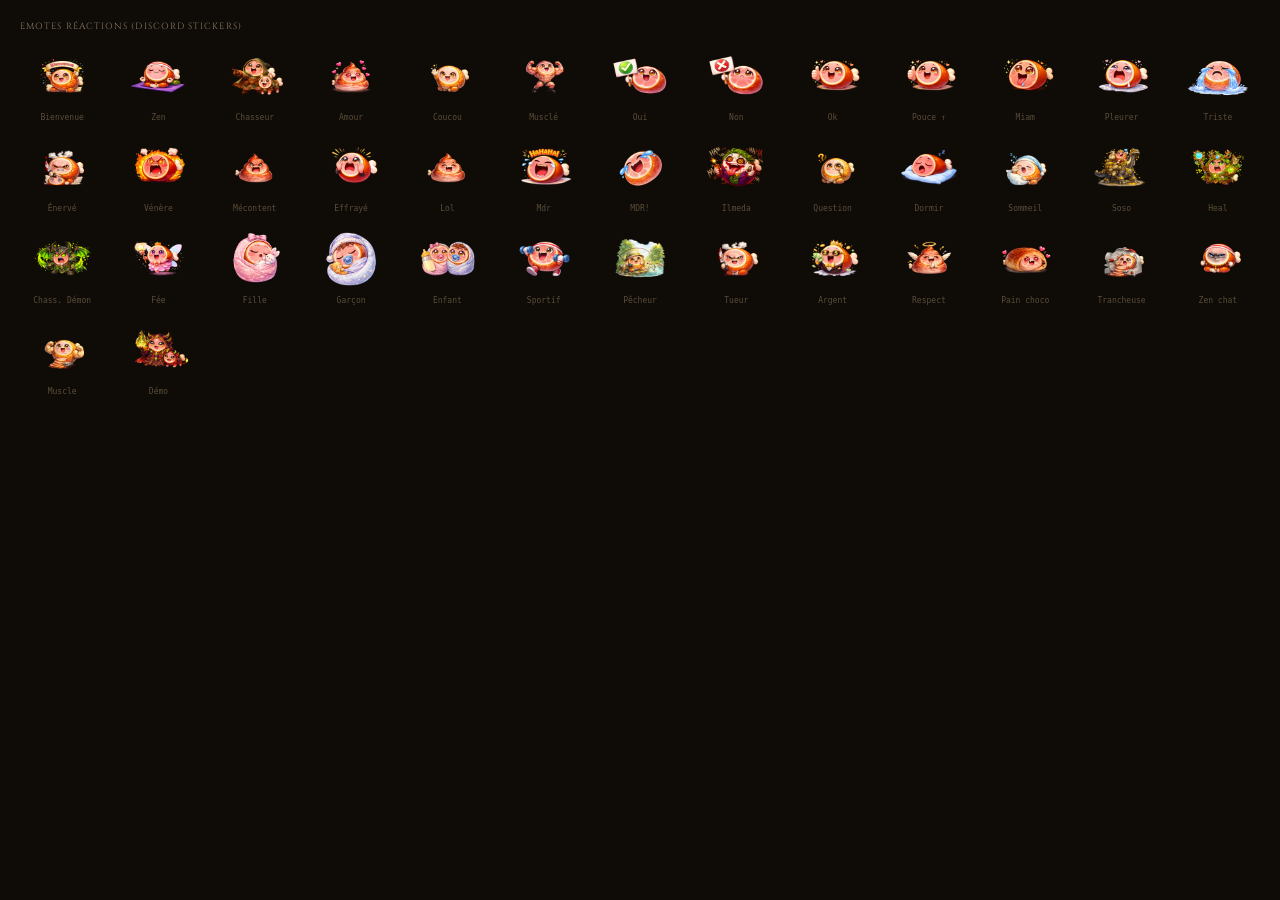
<file: preview/brand-emotes.html>
<!DOCTYPE html><html lang="fr"><head><meta charset="UTF-8"/>
<link href="https://fonts.googleapis.com/css2?family=Cinzel:wght@400;700&family=Open+Sans:wght@400&display=swap" rel="stylesheet"/>
<style>
*{box-sizing:border-box;margin:0;padding:0}
body{background:#0f0b07;padding:20px;font-family:'Open Sans',sans-serif}
.section-label{font-family:'Cinzel',serif;font-size:9px;color:#8c7b65;letter-spacing:0.12em;text-transform:uppercase;margin-bottom:12px}
.grid{display:grid;grid-template-columns:repeat(auto-fill,minmax(80px,1fr));gap:12px;margin-bottom:24px}
.emote{display:flex;flex-direction:column;align-items:center;gap:5px}
.emote img{width:64px;height:64px;object-fit:contain}
.emote-name{font-size:8px;color:#5a4d3a;font-family:monospace;text-align:center;line-height:1.3}
</style></head><body>

<div class="section-label">Emotes Réactions (Discord stickers)</div>
<div class="grid">
  <div class="emote"><img src="../assets/emotes/Bienvenue.png" alt="Bienvenue"/><div class="emote-name">Bienvenue</div></div>
  <div class="emote"><img src="../assets/emotes/zen.png" alt="Zen"/><div class="emote-name">Zen</div></div>
  <div class="emote"><img src="../assets/emotes/chasseur.png" alt="Chasseur"/><div class="emote-name">Chasseur</div></div>
  <div class="emote"><img src="../assets/emotes/Amour.png" alt="Amour"/><div class="emote-name">Amour</div></div>
  <div class="emote"><img src="../assets/emotes/Coucou.png" alt="Coucou"/><div class="emote-name">Coucou</div></div>
  <div class="emote"><img src="../assets/emotes/Muscle.png" alt="Musclé"/><div class="emote-name">Musclé</div></div>
  <div class="emote"><img src="../assets/emotes/Oui.png" alt="Oui"/><div class="emote-name">Oui</div></div>
  <div class="emote"><img src="../assets/emotes/Non.png" alt="Non"/><div class="emote-name">Non</div></div>
  <div class="emote"><img src="../assets/emotes/Ok.png" alt="Ok"/><div class="emote-name">Ok</div></div>
  <div class="emote"><img src="../assets/emotes/pouce.png" alt="Pouce en l'air"/><div class="emote-name">Pouce ↑</div></div>
  <div class="emote"><img src="../assets/emotes/miam.png" alt="Miam"/><div class="emote-name">Miam</div></div>
  <div class="emote"><img src="../assets/emotes/Pleurer.png" alt="Pleurer"/><div class="emote-name">Pleurer</div></div>
  <div class="emote"><img src="../assets/emotes/triste.png" alt="Triste"/><div class="emote-name">Triste</div></div>
  <div class="emote"><img src="../assets/emotes/Enerve.png" alt="Énervé"/><div class="emote-name">Énervé</div></div>
  <div class="emote"><img src="../assets/emotes/venere.png" alt="Vénère"/><div class="emote-name">Vénère</div></div>
  <div class="emote"><img src="../assets/emotes/mecontent.png" alt="Mécontent"/><div class="emote-name">Mécontent</div></div>
  <div class="emote"><img src="../assets/emotes/effraye.png" alt="Effrayé"/><div class="emote-name">Effrayé</div></div>
  <div class="emote"><img src="../assets/emotes/lol.png" alt="Lol"/><div class="emote-name">Lol</div></div>
  <div class="emote"><img src="../assets/emotes/Mdr.png" alt="Mdr"/><div class="emote-name">Mdr</div></div>
  <div class="emote"><img src="../assets/emotes/MDR1.png" alt="MDR"/><div class="emote-name">MDR!</div></div>
  <div class="emote"><img src="../assets/emotes/Ilmeda.png" alt="Ilmeda"/><div class="emote-name">Ilmeda</div></div>
  <div class="emote"><img src="../assets/emotes/question.png" alt="Question"/><div class="emote-name">Question</div></div>
  <div class="emote"><img src="../assets/emotes/Dormir.png" alt="Dormir"/><div class="emote-name">Dormir</div></div>
  <div class="emote"><img src="../assets/emotes/Sommeil.png" alt="Sommeil"/><div class="emote-name">Sommeil</div></div>
  <div class="emote"><img src="../assets/emotes/Soso.png" alt="Soso"/><div class="emote-name">Soso</div></div>
  <div class="emote"><img src="../assets/emotes/heal.png" alt="Heal"/><div class="emote-name">Heal</div></div>
  <div class="emote"><img src="../assets/emotes/DH.png" alt="DH"/><div class="emote-name">Chass. Démon</div></div>
  <div class="emote"><img src="../assets/emotes/Fee.png" alt="Fée"/><div class="emote-name">Fée</div></div>
  <div class="emote"><img src="../assets/emotes/Fille.png" alt="Fille"/><div class="emote-name">Fille</div></div>
  <div class="emote"><img src="../assets/emotes/garcon.png" alt="Garçon"/><div class="emote-name">Garçon</div></div>
  <div class="emote"><img src="../assets/emotes/enfant.png" alt="Enfant"/><div class="emote-name">Enfant</div></div>
  <div class="emote"><img src="../assets/emotes/sportif.png" alt="Sportif"/><div class="emote-name">Sportif</div></div>
  <div class="emote"><img src="../assets/emotes/pecheur.png" alt="Pêcheur"/><div class="emote-name">Pêcheur</div></div>
  <div class="emote"><img src="../assets/emotes/tueur.png" alt="Tueur"/><div class="emote-name">Tueur</div></div>
  <div class="emote"><img src="../assets/emotes/argent.png" alt="Argent"/><div class="emote-name">Argent</div></div>
  <div class="emote"><img src="../assets/emotes/respect.png" alt="Respect"/><div class="emote-name">Respect</div></div>
  <div class="emote"><img src="../assets/emotes/pain-choco.png" alt="Pain choco"/><div class="emote-name">Pain choco</div></div>
  <div class="emote"><img src="../assets/emotes/trancheuse.png" alt="Trancheuse"/><div class="emote-name">Trancheuse</div></div>
  <div class="emote"><img src="../assets/emotes/zen-chat.png" alt="Zen chat"/><div class="emote-name">Zen chat</div></div>
  <div class="emote"><img src="../assets/emotes/muscle2.png" alt="Muscle"/><div class="emote-name">Muscle</div></div>
  <div class="emote"><img src="../assets/emotes/demo.png" alt="Démo"/><div class="emote-name">Démo</div></div>
</div>

</body></html>
</file>
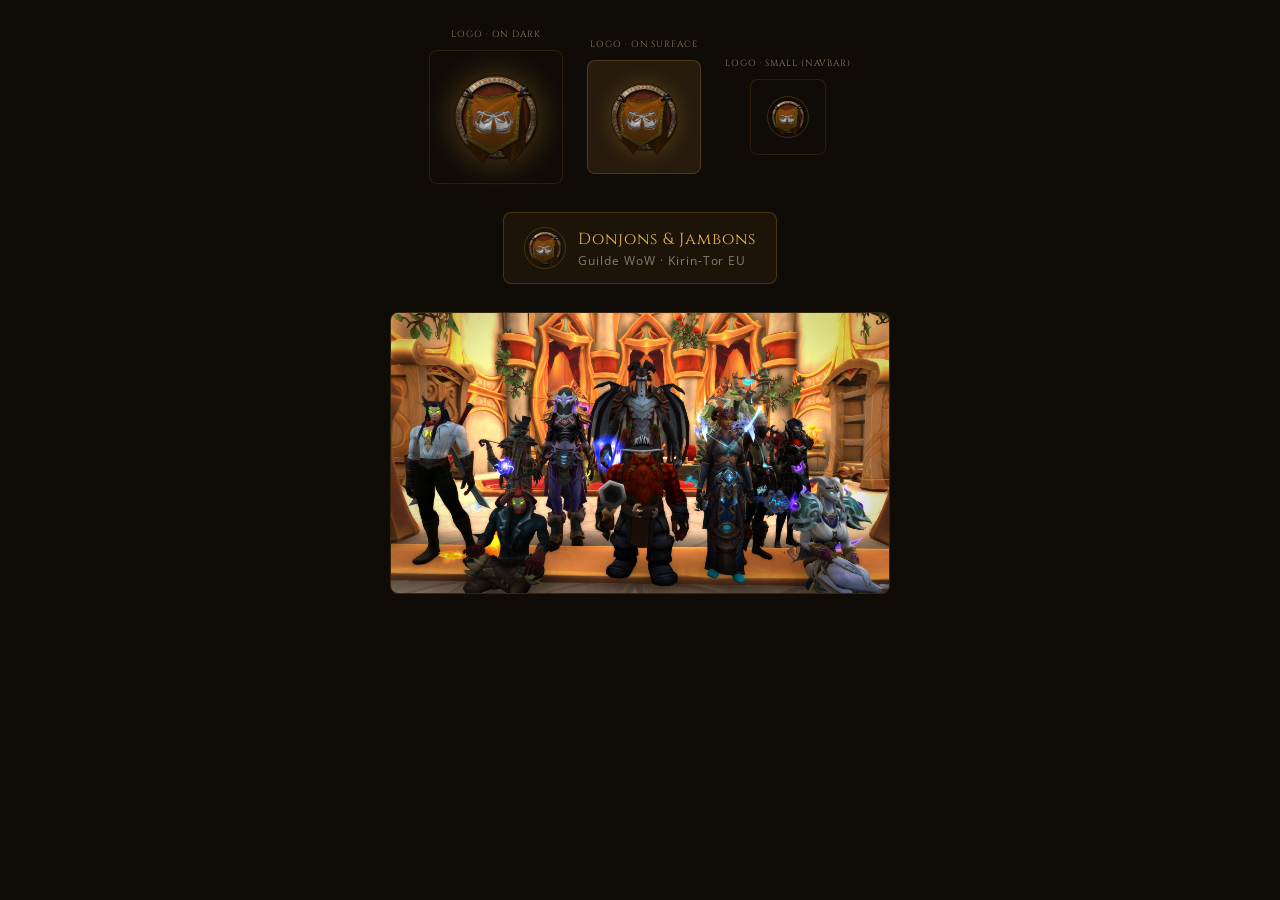
<file: preview/brand-logo.html>
<!DOCTYPE html><html lang="fr"><head><meta charset="UTF-8"/>
<link href="https://fonts.googleapis.com/css2?family=Cinzel:wght@400;700&family=Open+Sans:wght@400&display=swap" rel="stylesheet"/>
<style>
*{box-sizing:border-box;margin:0;padding:0}
body{background:#0f0b07;padding:28px;display:flex;flex-direction:column;gap:28px;align-items:center}
.logo-row{display:flex;gap:24px;align-items:center;flex-wrap:wrap;justify-content:center}
.logo-container{display:flex;flex-direction:column;align-items:center;gap:10px}
.logo-label{font-family:'Cinzel',serif;font-size:9px;color:#8c7b65;letter-spacing:0.1em;text-transform:uppercase}
.logo-bg-dark{background:#0f0b07;padding:16px;border-radius:8px;border:1px solid rgba(201,146,42,0.15)}
.logo-bg-surface{background:#261b0d;padding:16px;border-radius:8px;border:1px solid rgba(201,146,42,0.25)}
img{display:block}

/* Brand wordmark */
.wordmark{display:flex;align-items:center;gap:12px;padding:14px 20px;background:#1c1409;border:1px solid rgba(201,146,42,0.25);border-radius:8px}
.wordmark-text{font-family:'Cinzel',serif;color:#e8b84b;letter-spacing:0.06em}
.wordmark-sub{font-size:0.75rem;color:#8c7b65;font-family:'Open Sans',sans-serif;letter-spacing:0.08em;margin-top:2px}
</style></head><body>

<div class="logo-row">
  <div class="logo-container">
    <div class="logo-label">Logo · on Dark</div>
    <div class="logo-bg-dark">
      <img src="../assets/logo.png" width="100" height="100" alt="Donjons & Jambons logo" style="filter:drop-shadow(0 0 16px rgba(201,146,42,0.4))"/>
    </div>
  </div>
  <div class="logo-container">
    <div class="logo-label">Logo · on Surface</div>
    <div class="logo-bg-surface">
      <img src="../assets/logo.png" width="80" height="80" alt="Donjons & Jambons logo" style="filter:drop-shadow(0 0 10px rgba(201,146,42,0.3))"/>
    </div>
  </div>
  <div class="logo-container">
    <div class="logo-label">Logo · Small (navbar)</div>
    <div class="logo-bg-dark">
      <img src="../assets/logo.png" width="42" height="42" alt="Donjons & Jambons logo" style="border-radius:50%;border:1px solid rgba(201,146,42,0.25)"/>
    </div>
  </div>
</div>

<div class="wordmark">
  <img src="../assets/logo.png" width="42" height="42" alt="" style="border-radius:50%;border:1px solid rgba(201,146,42,0.25)"/>
  <div>
    <div class="wordmark-text">Donjons &amp; Jambons</div>
    <div class="wordmark-sub">Guilde WoW · Kirin-Tor EU</div>
  </div>
</div>

<div style="max-width:500px;border-radius:8px;overflow:hidden;border:1px solid rgba(201,146,42,0.2)">
  <img src="../assets/banniere groupe.jpg" alt="Photo de groupe de la guilde" style="width:100%;display:block"/>
</div>

</body></html>
</file>
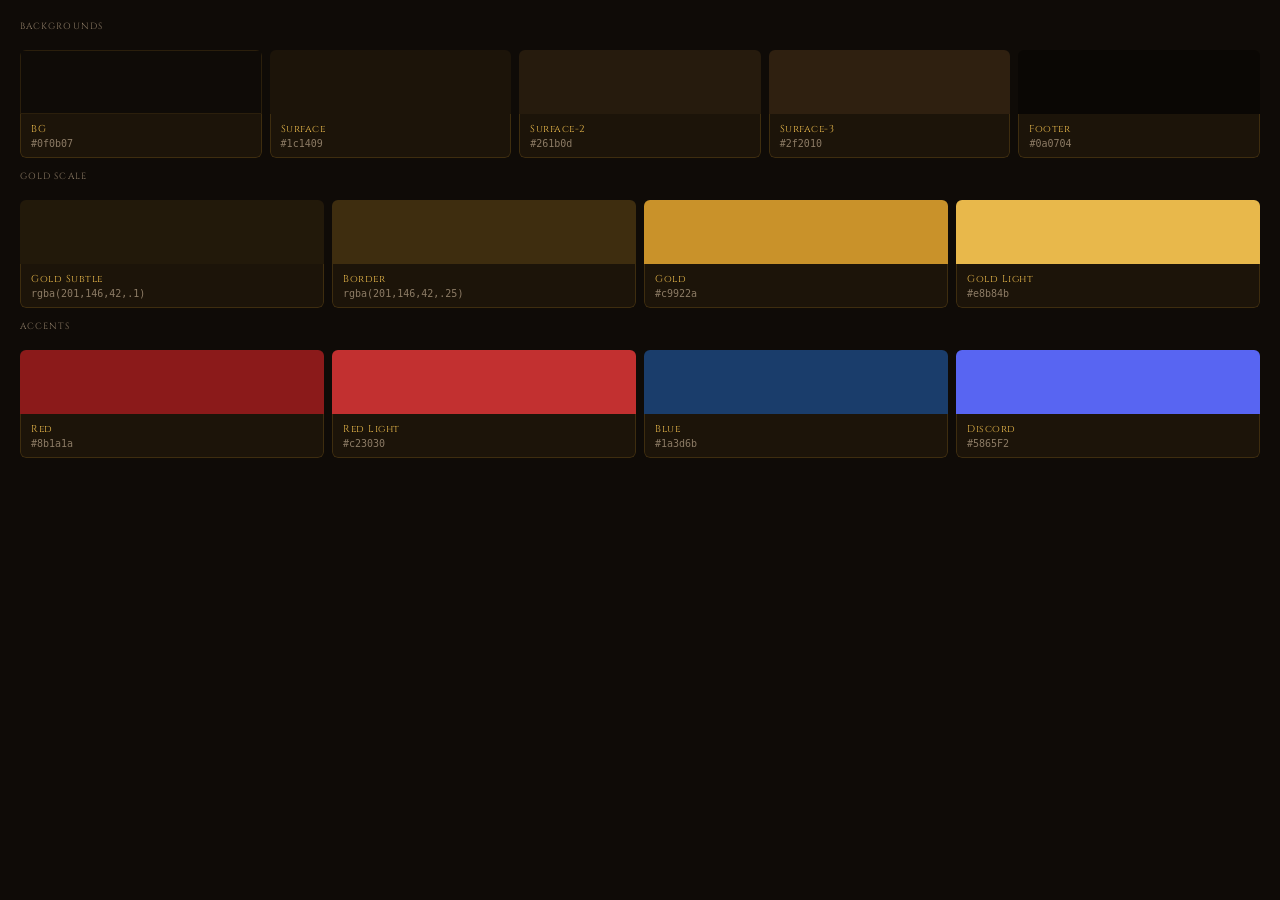
<file: preview/colors-brand.html>
<!DOCTYPE html><html lang="fr"><head><meta charset="UTF-8"/>
<link href="https://fonts.googleapis.com/css2?family=Cinzel:wght@400;700&family=Open+Sans:wght@400;600&display=swap" rel="stylesheet"/>
<style>
*{box-sizing:border-box;margin:0;padding:0}
body{background:#0f0b07;font-family:'Open Sans',sans-serif;padding:20px;display:flex;flex-direction:column;gap:12px}
.row{display:flex;gap:8px;flex-wrap:wrap}
.swatch{flex:1;min-width:90px;border-radius:6px;overflow:hidden}
.chip{height:64px;width:100%}
.info{padding:8px 10px;background:#1c1409;border:1px solid rgba(201,146,42,0.2);border-top:none;border-radius:0 0 6px 6px}
.name{font-family:'Cinzel',serif;font-size:10px;color:#e8b84b;letter-spacing:0.05em;margin-bottom:2px}
.hex{font-size:10px;color:#8c7b65;font-family:monospace}
.section-label{font-family:'Cinzel',serif;font-size:9px;color:#8c7b65;letter-spacing:0.12em;text-transform:uppercase;margin-bottom:6px}
</style></head><body>
<div class="section-label">Backgrounds</div>
<div class="row">
  <div class="swatch"><div class="chip" style="background:#0f0b07;border:1px solid rgba(201,146,42,0.15)"></div><div class="info"><div class="name">BG</div><div class="hex">#0f0b07</div></div></div>
  <div class="swatch"><div class="chip" style="background:#1c1409"></div><div class="info"><div class="name">Surface</div><div class="hex">#1c1409</div></div></div>
  <div class="swatch"><div class="chip" style="background:#261b0d"></div><div class="info"><div class="name">Surface-2</div><div class="hex">#261b0d</div></div></div>
  <div class="swatch"><div class="chip" style="background:#2f2010"></div><div class="info"><div class="name">Surface-3</div><div class="hex">#2f2010</div></div></div>
  <div class="swatch"><div class="chip" style="background:#0a0704"></div><div class="info"><div class="name">Footer</div><div class="hex">#0a0704</div></div></div>
</div>
<div class="section-label">Gold Scale</div>
<div class="row">
  <div class="swatch"><div class="chip" style="background:rgba(201,146,42,0.1)"></div><div class="info"><div class="name">Gold Subtle</div><div class="hex">rgba(201,146,42,.1)</div></div></div>
  <div class="swatch"><div class="chip" style="background:rgba(201,146,42,0.25)"></div><div class="info"><div class="name">Border</div><div class="hex">rgba(201,146,42,.25)</div></div></div>
  <div class="swatch"><div class="chip" style="background:#c9922a"></div><div class="info"><div class="name">Gold</div><div class="hex">#c9922a</div></div></div>
  <div class="swatch"><div class="chip" style="background:#e8b84b"></div><div class="info"><div class="name">Gold Light</div><div class="hex">#e8b84b</div></div></div>
</div>
<div class="section-label">Accents</div>
<div class="row">
  <div class="swatch"><div class="chip" style="background:#8b1a1a"></div><div class="info"><div class="name">Red</div><div class="hex">#8b1a1a</div></div></div>
  <div class="swatch"><div class="chip" style="background:#c23030"></div><div class="info"><div class="name">Red Light</div><div class="hex">#c23030</div></div></div>
  <div class="swatch"><div class="chip" style="background:#1a3d6b"></div><div class="info"><div class="name">Blue</div><div class="hex">#1a3d6b</div></div></div>
  <div class="swatch"><div class="chip" style="background:#5865F2"></div><div class="info"><div class="name">Discord</div><div class="hex">#5865F2</div></div></div>
</div>
</body></html>
</file>
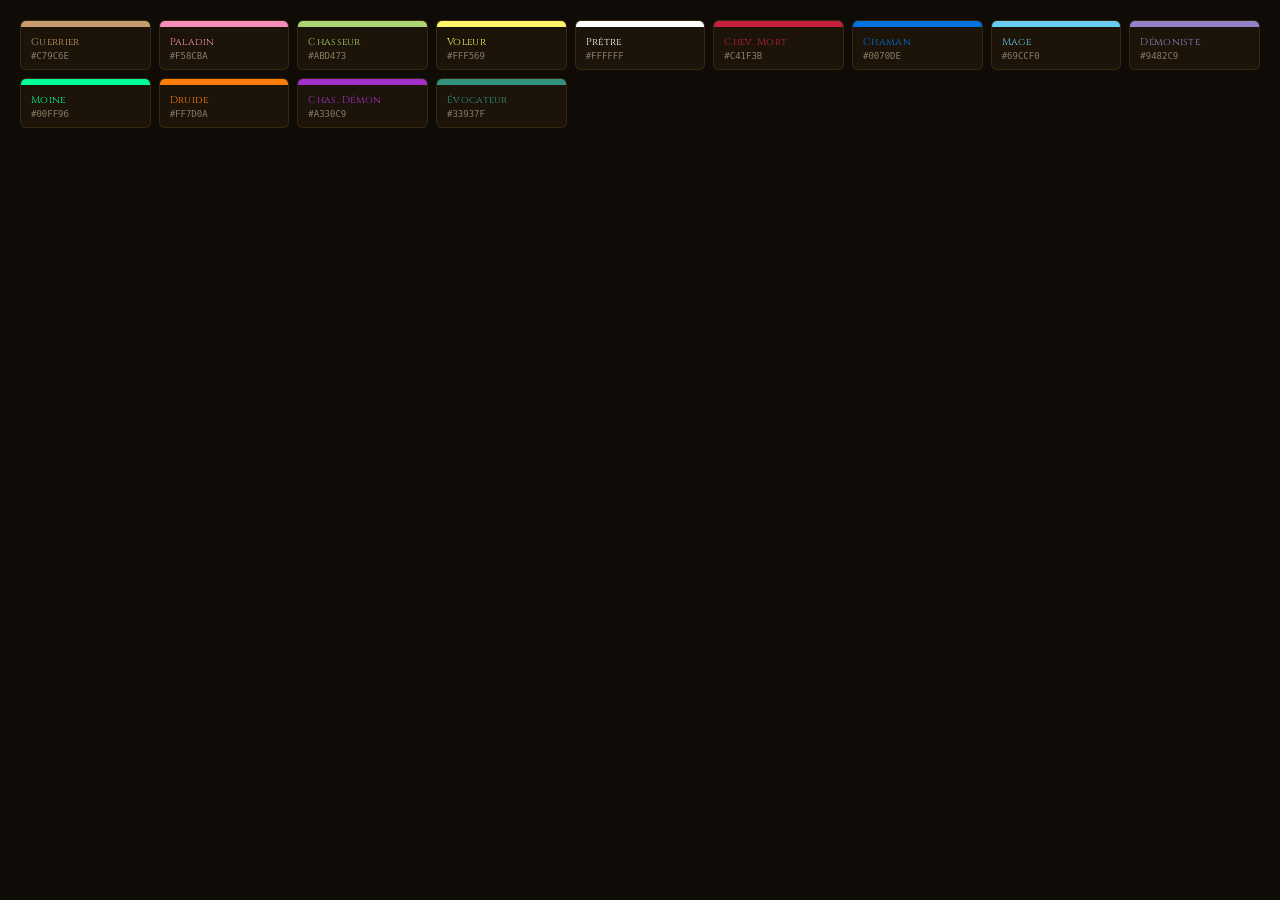
<file: preview/colors-classes.html>
<!DOCTYPE html><html lang="fr"><head><meta charset="UTF-8"/>
<link href="https://fonts.googleapis.com/css2?family=Cinzel:wght@400;700&family=Open+Sans:wght@400;600&display=swap" rel="stylesheet"/>
<style>
*{box-sizing:border-box;margin:0;padding:0}
body{background:#0f0b07;font-family:'Open Sans',sans-serif;padding:20px}
.grid{display:grid;grid-template-columns:repeat(auto-fill,minmax(130px,1fr));gap:8px}
.item{background:#1c1409;border-radius:6px;overflow:hidden;border:1px solid rgba(201,146,42,0.15)}
.bar{height:6px}
.content{padding:8px 10px}
.name{font-family:'Cinzel',serif;font-size:10px;letter-spacing:0.03em;margin-bottom:2px}
.hex{font-size:9px;color:#8c7b65;font-family:monospace}
</style></head><body>
<div class="grid">
  <div class="item"><div class="bar" style="background:#C79C6E"></div><div class="content"><div class="name" style="color:#C79C6E">Guerrier</div><div class="hex">#C79C6E</div></div></div>
  <div class="item"><div class="bar" style="background:#F58CBA"></div><div class="content"><div class="name" style="color:#F58CBA">Paladin</div><div class="hex">#F58CBA</div></div></div>
  <div class="item"><div class="bar" style="background:#ABD473"></div><div class="content"><div class="name" style="color:#ABD473">Chasseur</div><div class="hex">#ABD473</div></div></div>
  <div class="item"><div class="bar" style="background:#FFF569"></div><div class="content"><div class="name" style="color:#FFF569">Voleur</div><div class="hex">#FFF569</div></div></div>
  <div class="item"><div class="bar" style="background:#FFFFFF"></div><div class="content"><div class="name" style="color:#FFFFFF">Prêtre</div><div class="hex">#FFFFFF</div></div></div>
  <div class="item"><div class="bar" style="background:#C41F3B"></div><div class="content"><div class="name" style="color:#C41F3B">Chev. Mort</div><div class="hex">#C41F3B</div></div></div>
  <div class="item"><div class="bar" style="background:#0070DE"></div><div class="content"><div class="name" style="color:#0070DE">Chaman</div><div class="hex">#0070DE</div></div></div>
  <div class="item"><div class="bar" style="background:#69CCF0"></div><div class="content"><div class="name" style="color:#69CCF0">Mage</div><div class="hex">#69CCF0</div></div></div>
  <div class="item"><div class="bar" style="background:#9482C9"></div><div class="content"><div class="name" style="color:#9482C9">Démoniste</div><div class="hex">#9482C9</div></div></div>
  <div class="item"><div class="bar" style="background:#00FF96"></div><div class="content"><div class="name" style="color:#00FF96">Moine</div><div class="hex">#00FF96</div></div></div>
  <div class="item"><div class="bar" style="background:#FF7D0A"></div><div class="content"><div class="name" style="color:#FF7D0A">Druide</div><div class="hex">#FF7D0A</div></div></div>
  <div class="item"><div class="bar" style="background:#A330C9"></div><div class="content"><div class="name" style="color:#A330C9">Chas. Démon</div><div class="hex">#A330C9</div></div></div>
  <div class="item"><div class="bar" style="background:#33937F"></div><div class="content"><div class="name" style="color:#33937F">Évocateur</div><div class="hex">#33937F</div></div></div>
</div>
</body></html>
</file>
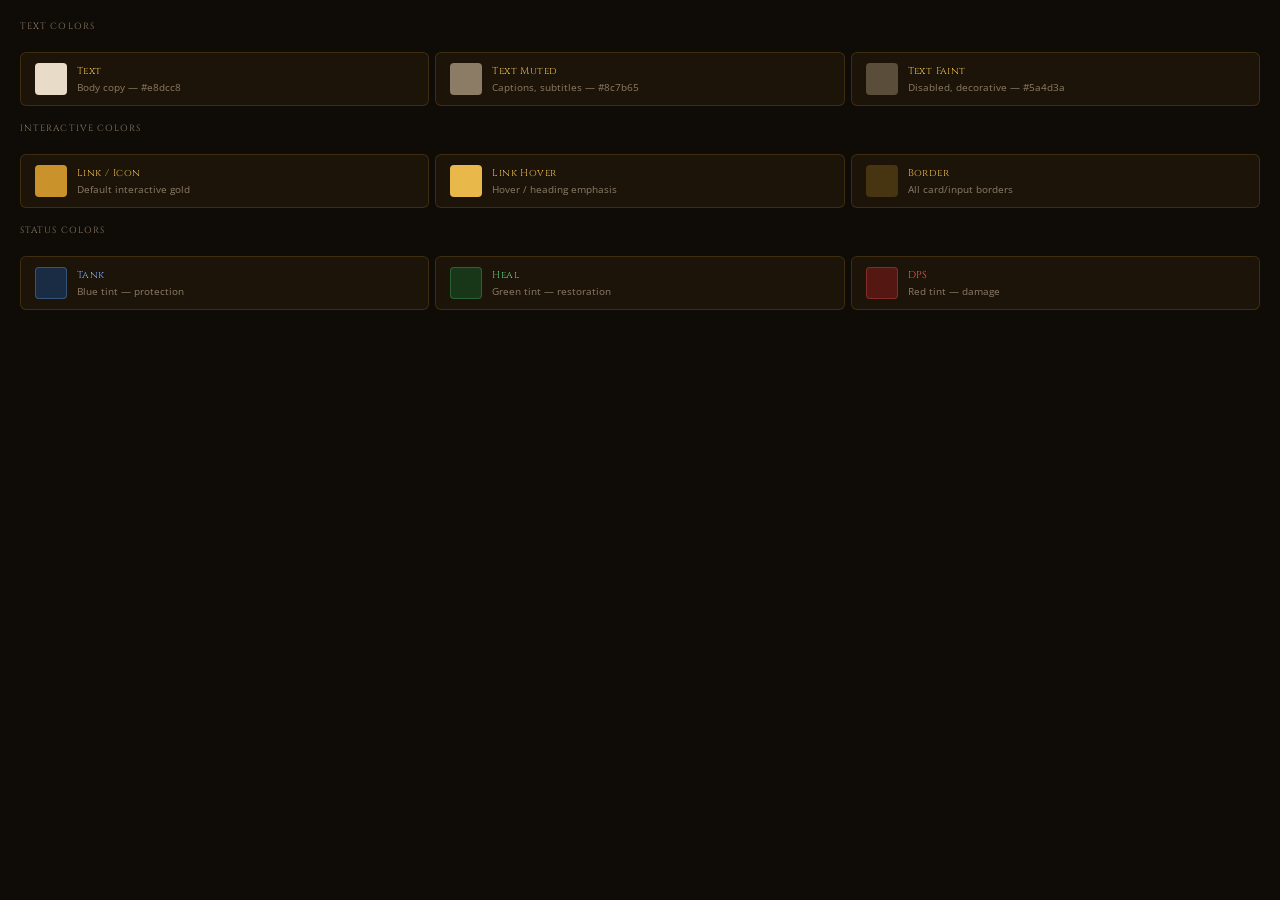
<file: preview/colors-semantic.html>
<!DOCTYPE html><html lang="fr"><head><meta charset="UTF-8"/>
<link href="https://fonts.googleapis.com/css2?family=Cinzel:wght@400;700&family=Open+Sans:wght@400;600&display=swap" rel="stylesheet"/>
<style>
*{box-sizing:border-box;margin:0;padding:0}
body{background:#0f0b07;font-family:'Open Sans',sans-serif;padding:20px;display:flex;flex-direction:column;gap:16px}
.section-label{font-family:'Cinzel',serif;font-size:9px;color:#8c7b65;letter-spacing:0.12em;text-transform:uppercase;margin-bottom:4px}
.row{display:flex;gap:6px;flex-wrap:wrap}
.item{display:flex;align-items:center;gap:10px;padding:10px 14px;background:#1c1409;border:1px solid rgba(201,146,42,0.2);border-radius:6px;min-width:180px;flex:1}
.dot{width:32px;height:32px;border-radius:4px;flex-shrink:0}
.label{font-family:'Cinzel',serif;font-size:10px;color:#e8b84b;letter-spacing:0.04em;margin-bottom:2px}
.usage{font-size:10px;color:#8c7b65}
</style></head><body>
<div class="section-label">Text Colors</div>
<div class="row">
  <div class="item"><div class="dot" style="background:#e8dcc8"></div><div><div class="label">Text</div><div class="usage">Body copy — #e8dcc8</div></div></div>
  <div class="item"><div class="dot" style="background:#8c7b65"></div><div><div class="label">Text Muted</div><div class="usage">Captions, subtitles — #8c7b65</div></div></div>
  <div class="item"><div class="dot" style="background:#5a4d3a"></div><div><div class="label">Text Faint</div><div class="usage">Disabled, decorative — #5a4d3a</div></div></div>
</div>
<div class="section-label">Interactive Colors</div>
<div class="row">
  <div class="item"><div class="dot" style="background:#c9922a"></div><div><div class="label">Link / Icon</div><div class="usage">Default interactive gold</div></div></div>
  <div class="item"><div class="dot" style="background:#e8b84b"></div><div><div class="label">Link Hover</div><div class="usage">Hover / heading emphasis</div></div></div>
  <div class="item"><div class="dot" style="background:rgba(201,146,42,0.25)"></div><div><div class="label">Border</div><div class="usage">All card/input borders</div></div></div>
</div>
<div class="section-label">Status Colors</div>
<div class="row">
  <div class="item"><div class="dot" style="background:rgba(26,61,107,0.6);border:1px solid rgba(122,174,245,0.3)"></div><div><div class="label" style="color:#7aaef5">Tank</div><div class="usage">Blue tint — protection</div></div></div>
  <div class="item"><div class="dot" style="background:rgba(20,90,40,0.5);border:1px solid rgba(93,204,122,0.3)"></div><div><div class="label" style="color:#5dcc7a">Heal</div><div class="usage">Green tint — restoration</div></div></div>
  <div class="item"><div class="dot" style="background:rgba(139,26,26,0.5);border:1px solid rgba(240,96,96,0.3)"></div><div><div class="label" style="color:#f06060">DPS</div><div class="usage">Red tint — damage</div></div></div>
</div>
</body></html>
</file>
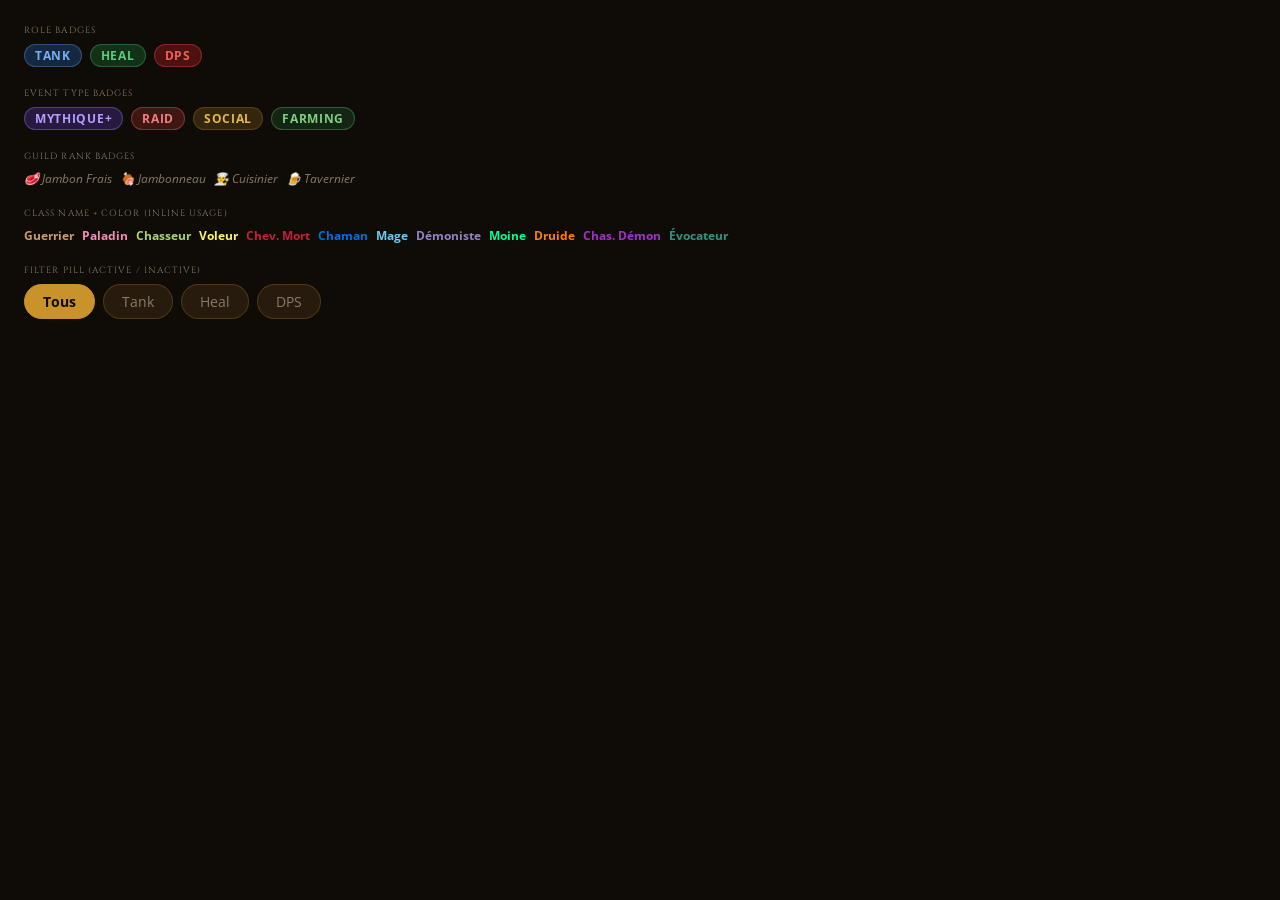
<file: preview/components-badges.html>
<!DOCTYPE html><html lang="fr"><head><meta charset="UTF-8"/>
<link href="https://fonts.googleapis.com/css2?family=Cinzel:wght@400;700&family=Open+Sans:wght@400;700&display=swap" rel="stylesheet"/>
<style>
*{box-sizing:border-box;margin:0;padding:0}
body{background:#0f0b07;padding:24px;font-family:'Open Sans',sans-serif;display:flex;flex-direction:column;gap:20px}
.section-label{font-family:'Cinzel',serif;font-size:9px;color:#8c7b65;letter-spacing:0.12em;text-transform:uppercase;margin-bottom:8px}
.row{display:flex;gap:8px;flex-wrap:wrap;align-items:center}
.badge{display:inline-block;font-size:0.72rem;font-weight:700;padding:3px 10px;border-radius:20px;letter-spacing:0.06em;text-transform:uppercase}
</style></head><body>

<div>
  <div class="section-label">Role Badges</div>
  <div class="row">
    <span class="badge" style="background:rgba(26,61,107,0.6);color:#7aaef5;border:1px solid rgba(122,174,245,0.3)">Tank</span>
    <span class="badge" style="background:rgba(20,90,40,0.5);color:#5dcc7a;border:1px solid rgba(93,204,122,0.3)">Heal</span>
    <span class="badge" style="background:rgba(139,26,26,0.5);color:#f06060;border:1px solid rgba(240,96,96,0.3)">DPS</span>
  </div>
</div>

<div>
  <div class="section-label">Event Type Badges</div>
  <div class="row">
    <span class="badge" style="background:rgba(100,60,200,0.3);color:#b0a0ff;border:1px solid rgba(176,160,255,0.3)">Mythique+</span>
    <span class="badge" style="background:rgba(180,50,50,0.3);color:#f08080;border:1px solid rgba(240,128,128,0.3)">Raid</span>
    <span class="badge" style="background:rgba(201,146,42,0.2);color:#e8b84b;border:1px solid rgba(201,146,42,0.25)">Social</span>
    <span class="badge" style="background:rgba(30,100,50,0.3);color:#80d080;border:1px solid rgba(128,208,128,0.3)">Farming</span>
  </div>
</div>

<div>
  <div class="section-label">Guild Rank Badges</div>
  <div class="row">
    <span style="font-size:0.75rem;color:#8c7b65;font-style:italic;font-family:'Open Sans',sans-serif">🥩 Jambon Frais</span>
    <span style="font-size:0.75rem;color:#8c7b65;font-style:italic;font-family:'Open Sans',sans-serif">🍖 Jambonneau</span>
    <span style="font-size:0.75rem;color:#8c7b65;font-style:italic;font-family:'Open Sans',sans-serif">👨‍🍳 Cuisinier</span>
    <span style="font-size:0.75rem;color:#8c7b65;font-style:italic;font-family:'Open Sans',sans-serif">🍺 Tavernier</span>
  </div>
</div>

<div>
  <div class="section-label">Class Name + Color (inline usage)</div>
  <div class="row">
    <span style="font-size:0.78rem;font-weight:700;color:#C79C6E">Guerrier</span>
    <span style="font-size:0.78rem;font-weight:700;color:#F58CBA">Paladin</span>
    <span style="font-size:0.78rem;font-weight:700;color:#ABD473">Chasseur</span>
    <span style="font-size:0.78rem;font-weight:700;color:#FFF569">Voleur</span>
    <span style="font-size:0.78rem;font-weight:700;color:#C41F3B">Chev. Mort</span>
    <span style="font-size:0.78rem;font-weight:700;color:#0070DE">Chaman</span>
    <span style="font-size:0.78rem;font-weight:700;color:#69CCF0">Mage</span>
    <span style="font-size:0.78rem;font-weight:700;color:#9482C9">Démoniste</span>
    <span style="font-size:0.78rem;font-weight:700;color:#00FF96">Moine</span>
    <span style="font-size:0.78rem;font-weight:700;color:#FF7D0A">Druide</span>
    <span style="font-size:0.78rem;font-weight:700;color:#A330C9">Chas. Démon</span>
    <span style="font-size:0.78rem;font-weight:700;color:#33937F">Évocateur</span>
  </div>
</div>

<div>
  <div class="section-label">Filter Pill (active / inactive)</div>
  <div class="row">
    <button style="background:#c9922a;border:1px solid #c9922a;color:#0f0b07;font-size:0.85rem;font-weight:700;padding:7px 18px;border-radius:20px;cursor:pointer;font-family:'Open Sans',sans-serif">Tous</button>
    <button style="background:#261b0d;border:1px solid rgba(201,146,42,0.25);color:#8c7b65;font-size:0.85rem;padding:7px 18px;border-radius:20px;cursor:pointer;font-family:'Open Sans',sans-serif">Tank</button>
    <button style="background:#261b0d;border:1px solid rgba(201,146,42,0.25);color:#8c7b65;font-size:0.85rem;padding:7px 18px;border-radius:20px;cursor:pointer;font-family:'Open Sans',sans-serif">Heal</button>
    <button style="background:#261b0d;border:1px solid rgba(201,146,42,0.25);color:#8c7b65;font-size:0.85rem;padding:7px 18px;border-radius:20px;cursor:pointer;font-family:'Open Sans',sans-serif">DPS</button>
  </div>
</div>

</body></html>
</file>
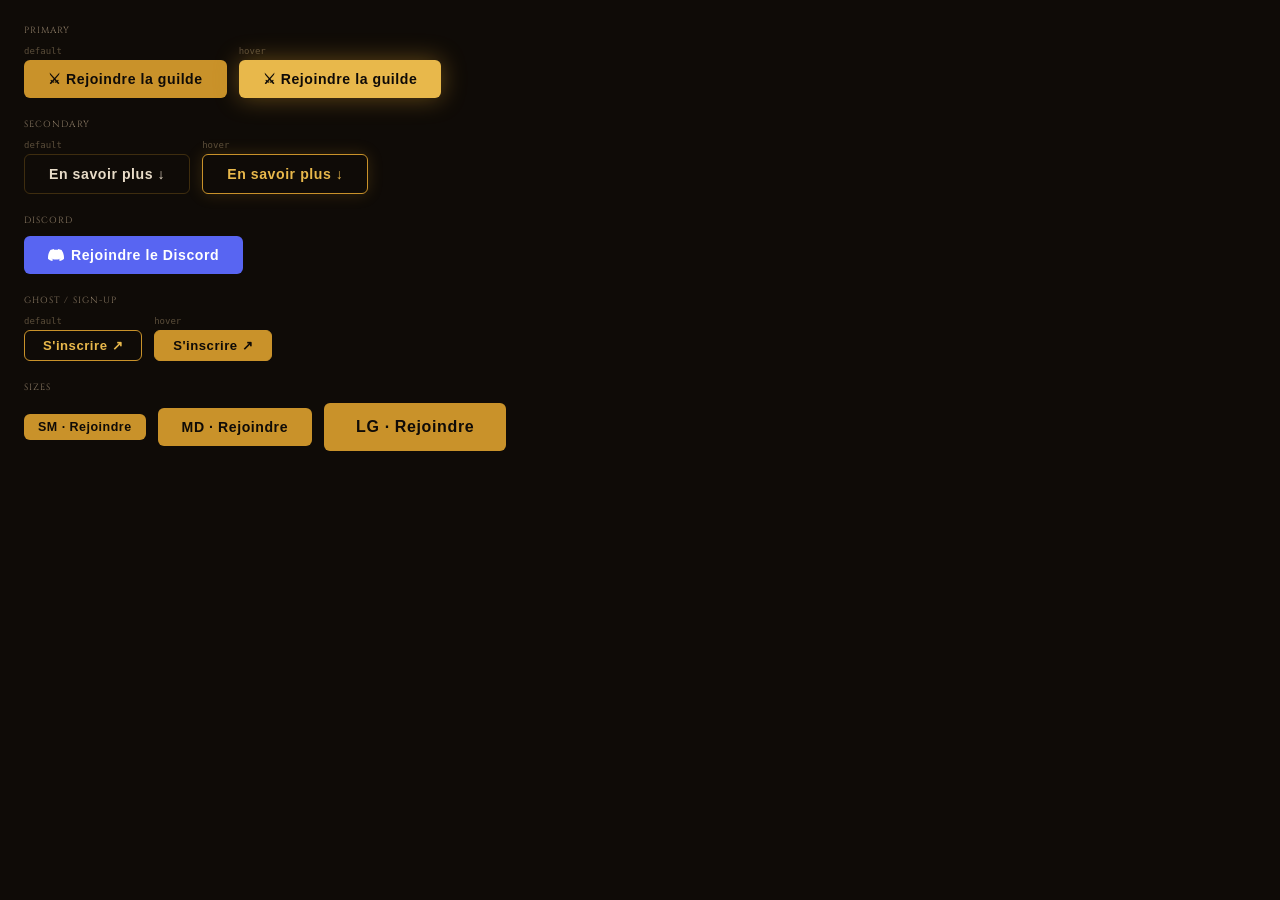
<file: preview/components-buttons.html>
<!DOCTYPE html><html lang="fr"><head><meta charset="UTF-8"/>
<link href="https://fonts.googleapis.com/css2?family=Cinzel:wght@400;700&family=Open+Sans:wght@400;700&display=swap" rel="stylesheet"/>
<style>
*{box-sizing:border-box;margin:0;padding:0}
body{background:#0f0b07;padding:24px;font-family:'Open Sans',sans-serif;display:flex;flex-direction:column;gap:20px}
.section-label{font-family:'Cinzel',serif;font-size:9px;color:#8c7b65;letter-spacing:0.12em;text-transform:uppercase;margin-bottom:10px}
.row{display:flex;gap:12px;flex-wrap:wrap;align-items:center}

/* Buttons */
.btn{display:inline-flex;align-items:center;gap:8px;padding:11px 24px;border-radius:6px;font-size:0.88rem;font-weight:700;letter-spacing:0.04em;cursor:pointer;border:none;text-decoration:none;transition:all 0.25s ease}
.btn-primary{background:#c9922a;color:#0f0b07}
.btn-primary:hover{background:#e8b84b;box-shadow:0 0 24px rgba(201,146,42,0.45)}
.btn-secondary{background:transparent;color:#e8dcc8;border:1px solid rgba(201,146,42,0.25)}
.btn-secondary:hover{border-color:#c9922a;color:#e8b84b}
.btn-discord{background:#5865F2;color:#fff;display:inline-flex;align-items:center;gap:7px}
.btn-discord:hover{background:#4752c4}
.btn-ghost{background:transparent;border:1px solid #c9922a;color:#e8b84b;padding:7px 18px;font-size:0.82rem}
.btn-ghost:hover{background:#c9922a;color:#0f0b07}
.btn-sm{padding:6px 14px;font-size:0.78rem}
.btn-lg{padding:15px 32px;font-size:1rem}

.state-group{display:flex;flex-direction:column;gap:4px}
.state-label{font-size:9px;color:#5a4d3a;font-family:monospace}
</style></head><body>

<div>
  <div class="section-label">Primary</div>
  <div class="row">
    <div class="state-group"><div class="state-label">default</div><button class="btn btn-primary">⚔ Rejoindre la guilde</button></div>
    <div class="state-group"><div class="state-label">hover</div><button class="btn btn-primary" style="background:#e8b84b;box-shadow:0 0 24px rgba(201,146,42,0.45)">⚔ Rejoindre la guilde</button></div>
  </div>
</div>

<div>
  <div class="section-label">Secondary</div>
  <div class="row">
    <div class="state-group"><div class="state-label">default</div><button class="btn btn-secondary">En savoir plus ↓</button></div>
    <div class="state-group"><div class="state-label">hover</div><button class="btn btn-secondary" style="border-color:#c9922a;color:#e8b84b;box-shadow:0 0 16px rgba(201,146,42,0.2)">En savoir plus ↓</button></div>
  </div>
</div>

<div>
  <div class="section-label">Discord</div>
  <div class="row">
    <button class="btn btn-discord">
      <svg width="16" height="16" viewBox="0 0 24 24" fill="#fff"><path d="M20.317 4.492c-1.53-.69-3.17-1.2-4.885-1.49a.075.075 0 0 0-.079.036c-.21.369-.444.85-.608 1.23a18.566 18.566 0 0 0-5.487 0 12.36 12.36 0 0 0-.617-1.23A.077.077 0 0 0 8.562 3c-1.714.29-3.354.8-4.885 1.491a.07.07 0 0 0-.032.027C.533 9.093-.32 13.555.099 17.961a.08.08 0 0 0 .031.055 20.03 20.03 0 0 0 5.993 2.98.078.078 0 0 0 .084-.026c.462-.62.874-1.275 1.226-1.963.021-.04.001-.088-.041-.104a13.201 13.201 0 0 1-1.872-.878.075.075 0 0 1-.008-.125c.126-.093.252-.19.372-.287a.075.075 0 0 1 .078-.01c3.927 1.764 8.18 1.764 12.061 0a.075.075 0 0 1 .079.009c.12.098.245.195.372.288a.075.075 0 0 1-.006.125c-.598.344-1.22.635-1.873.877a.075.075 0 0 0-.041.105c.36.687.772 1.341 1.225 1.962a.077.077 0 0 0 .084.028 19.963 19.963 0 0 0 6.002-2.981.076.076 0 0 0 .032-.054c.5-5.094-.838-9.52-3.549-13.442a.06.06 0 0 0-.031-.028z"/></svg>
      Rejoindre le Discord
    </button>
  </div>
</div>

<div>
  <div class="section-label">Ghost / Sign-up</div>
  <div class="row">
    <div class="state-group"><div class="state-label">default</div><button class="btn btn-ghost">S'inscrire ↗</button></div>
    <div class="state-group"><div class="state-label">hover</div><button class="btn btn-ghost" style="background:#c9922a;color:#0f0b07">S'inscrire ↗</button></div>
  </div>
</div>

<div>
  <div class="section-label">Sizes</div>
  <div class="row" style="align-items:center">
    <button class="btn btn-primary btn-sm">SM · Rejoindre</button>
    <button class="btn btn-primary">MD · Rejoindre</button>
    <button class="btn btn-primary btn-lg">LG · Rejoindre</button>
  </div>
</div>

</body></html>
</file>
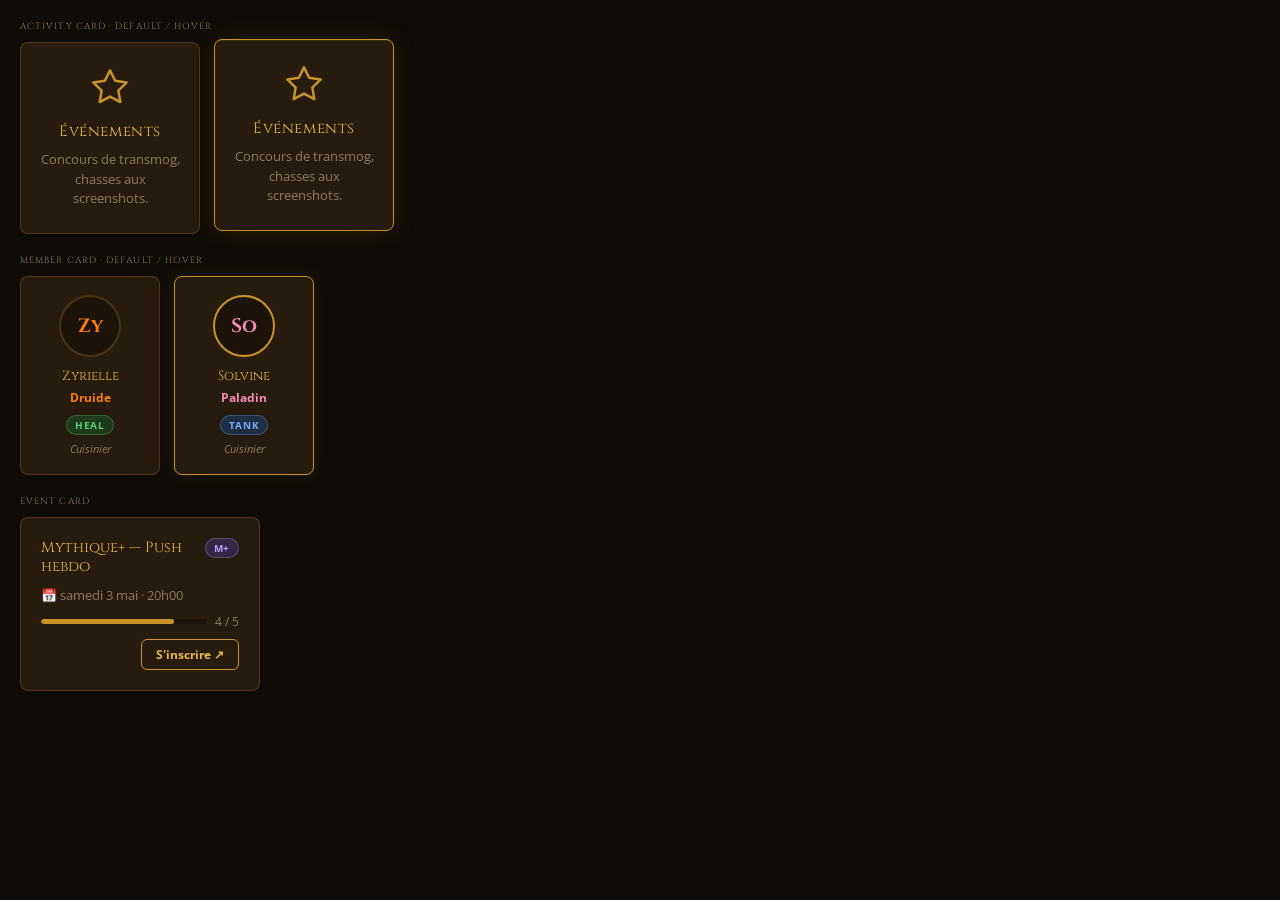
<file: preview/components-cards.html>
<!DOCTYPE html><html lang="fr"><head><meta charset="UTF-8"/>
<link href="https://fonts.googleapis.com/css2?family=Cinzel:wght@400;600;700&family=Open+Sans:wght@400;600;700&display=swap" rel="stylesheet"/>
<style>
*{box-sizing:border-box;margin:0;padding:0}
body{background:#0f0b07;padding:20px;font-family:'Open Sans',sans-serif;display:flex;flex-direction:column;gap:20px}
.section-label{font-family:'Cinzel',serif;font-size:9px;color:#8c7b65;letter-spacing:0.12em;text-transform:uppercase;margin-bottom:10px}
.row{display:flex;gap:14px;flex-wrap:wrap}

/* Activity card */
.activity-card{background:#261b0d;border:1px solid rgba(201,146,42,0.25);border-radius:8px;padding:24px 18px;text-align:center;width:180px;flex-shrink:0}
.activity-card.hover{border-color:#c9922a;box-shadow:0 0 24px rgba(201,146,42,0.15),inset 0 1px 0 rgba(201,146,42,0.12);transform:translateY(-3px)}
.act-icon{width:40px;height:40px;margin:0 auto 14px;color:#c9922a}
.act-icon svg{width:100%;height:100%;fill:none;stroke:currentColor;stroke-width:1.5;stroke-linecap:round;stroke-linejoin:round}
.act-title{font-family:'Cinzel',serif;font-size:0.95rem;color:#e8b84b;margin-bottom:8px;letter-spacing:0.04em}
.act-desc{font-size:0.82rem;color:#8c7b65;line-height:1.5}

/* Member card */
.member-card{background:#261b0d;border:1px solid rgba(201,146,42,0.25);border-radius:8px;padding:18px 14px;text-align:center;width:140px;flex-shrink:0}
.member-card.hover{border-color:#c9922a;box-shadow:0 0 18px rgba(201,146,42,0.12)}
.avatar{width:62px;height:62px;border-radius:50%;border:2px solid rgba(201,146,42,0.25);margin:0 auto 10px;background:#1c1409;display:flex;align-items:center;justify-content:center;font-family:'Cinzel',serif;font-size:1.2rem;font-weight:700}
.member-name{font-family:'Cinzel',serif;font-size:0.82rem;color:#e8b84b;margin-bottom:4px}
.member-class{font-size:0.75rem;font-weight:700;margin-bottom:6px}
.badge{display:inline-block;font-size:0.65rem;font-weight:700;padding:2px 8px;border-radius:20px;letter-spacing:0.06em;text-transform:uppercase}
.member-rank{font-size:0.7rem;color:#8c7b65;font-style:italic;margin-top:6px}

/* Event card */
.event-card{background:#261b0d;border:1px solid rgba(201,146,42,0.25);border-radius:8px;padding:20px;width:240px;flex-shrink:0;display:flex;flex-direction:column;gap:10px}
.event-head{display:flex;justify-content:space-between;align-items:flex-start;gap:8px}
.event-title{font-family:'Cinzel',serif;font-size:0.92rem;color:#e8b84b}
.event-date{font-size:0.8rem;color:#8c7b65}
.slot-bar{height:5px;background:#1c1409;border-radius:3px;overflow:hidden;flex:1}
.slot-fill{height:100%;background:#c9922a;border-radius:3px}
.slot-row{display:flex;align-items:center;gap:8px}
.slot-label{font-size:0.72rem;color:#8c7b65;white-space:nowrap}
</style></head><body>

<div>
  <div class="section-label">Activity Card · default / hover</div>
  <div class="row">
    <div class="activity-card">
      <div class="act-icon"><svg viewBox="0 0 24 24"><polygon points="12 2 15.09 8.26 22 9.27 17 14.14 18.18 21.02 12 17.77 5.82 21.02 7 14.14 2 9.27 8.91 8.26 12 2"/></svg></div>
      <div class="act-title">Événements</div>
      <div class="act-desc">Concours de transmog, chasses aux screenshots.</div>
    </div>
    <div class="activity-card hover">
      <div class="act-icon"><svg viewBox="0 0 24 24"><polygon points="12 2 15.09 8.26 22 9.27 17 14.14 18.18 21.02 12 17.77 5.82 21.02 7 14.14 2 9.27 8.91 8.26 12 2"/></svg></div>
      <div class="act-title">Événements</div>
      <div class="act-desc">Concours de transmog, chasses aux screenshots.</div>
    </div>
  </div>
</div>

<div>
  <div class="section-label">Member Card · default / hover</div>
  <div class="row">
    <div class="member-card">
      <div class="avatar" style="color:#FF7D0A">Zy</div>
      <div class="member-name">Zyrielle</div>
      <div class="member-class" style="color:#FF7D0A">Druide</div>
      <span class="badge" style="background:rgba(20,90,40,0.5);color:#5dcc7a;border:1px solid rgba(93,204,122,0.3)">Heal</span>
      <div class="member-rank">Cuisinier</div>
    </div>
    <div class="member-card hover">
      <div class="avatar" style="color:#F58CBA;border-color:#c9922a">So</div>
      <div class="member-name">Solvine</div>
      <div class="member-class" style="color:#F58CBA">Paladin</div>
      <span class="badge" style="background:rgba(26,61,107,0.6);color:#7aaef5;border:1px solid rgba(122,174,245,0.3)">Tank</span>
      <div class="member-rank">Cuisinier</div>
    </div>
  </div>
</div>

<div>
  <div class="section-label">Event Card</div>
  <div class="row">
    <div class="event-card">
      <div class="event-head">
        <div class="event-title">Mythique+ — Push hebdo</div>
        <span class="badge" style="background:rgba(100,60,200,0.3);color:#b0a0ff;border:1px solid rgba(176,160,255,0.3);font-size:0.65rem">M+</span>
      </div>
      <div class="event-date">📅 samedi 3 mai · 20h00</div>
      <div class="slot-row">
        <div class="slot-bar"><div class="slot-fill" style="width:80%"></div></div>
        <span class="slot-label">4 / 5</span>
      </div>
      <div style="display:flex;justify-content:flex-end">
        <a href="#" style="background:transparent;border:1px solid #c9922a;color:#e8b84b;font-size:0.78rem;font-weight:700;padding:6px 14px;border-radius:6px;text-decoration:none">S'inscrire ↗</a>
      </div>
    </div>
  </div>
</div>

</body></html>
</file>
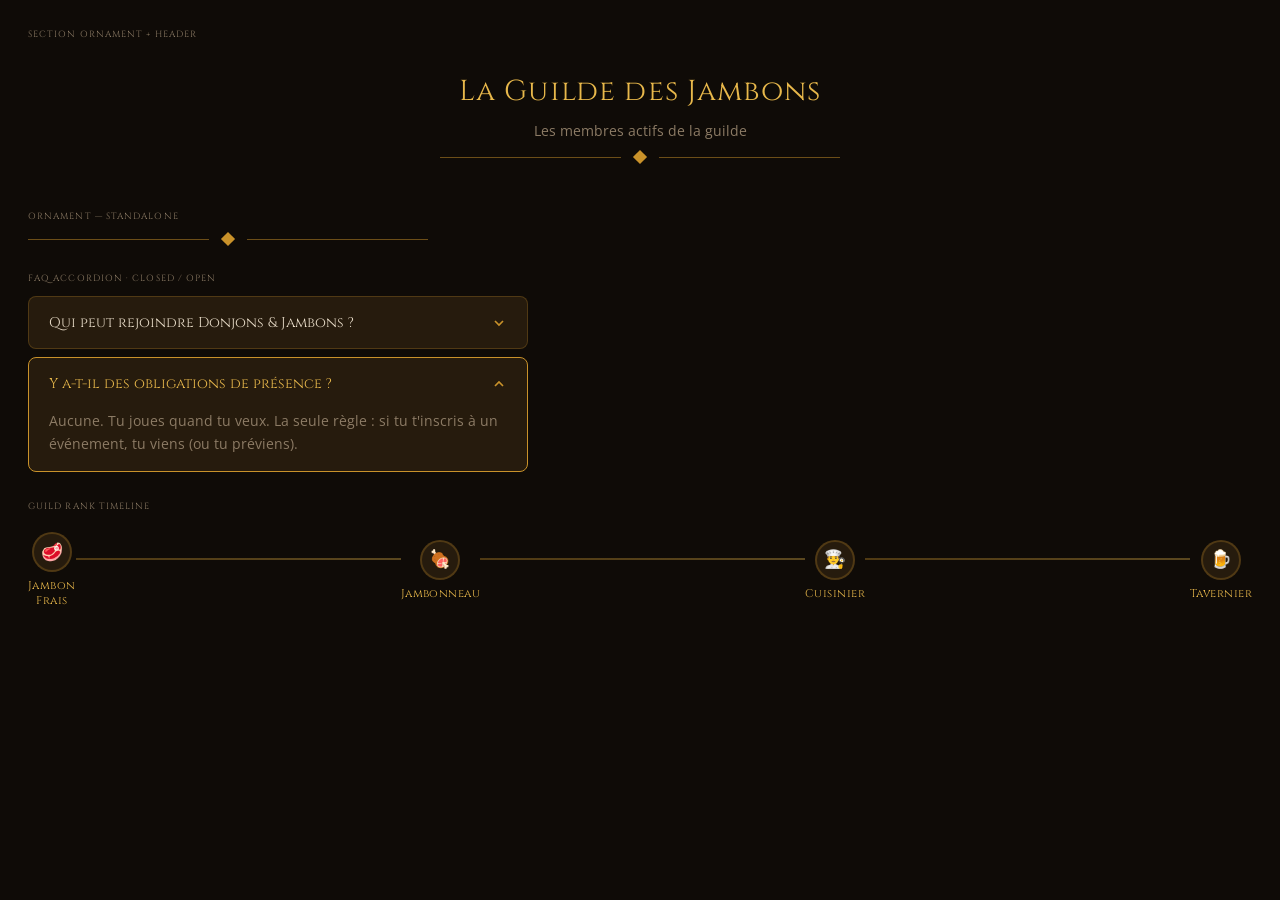
<file: preview/components-ornaments.html>
<!DOCTYPE html><html lang="fr"><head><meta charset="UTF-8"/>
<link href="https://fonts.googleapis.com/css2?family=Cinzel:wght@400;700&family=Open+Sans:wght@400&display=swap" rel="stylesheet"/>
<style>
*{box-sizing:border-box;margin:0;padding:0}
body{background:#0f0b07;padding:28px;display:flex;flex-direction:column;gap:28px}
.section-label{font-family:'Cinzel',serif;font-size:9px;color:#8c7b65;letter-spacing:0.12em;text-transform:uppercase;margin-bottom:12px}

/* Section ornament */
.ornament{display:flex;align-items:center;justify-content:center;gap:14px;max-width:400px}
.ornament::before,.ornament::after{content:'';flex:1;height:1px;background:#c9922a;opacity:0.5}
.ornament-diamond{width:10px;height:10px;background:#c9922a;transform:rotate(45deg);flex-shrink:0}

/* Full section header demo */
.section-header{text-align:center;padding:20px 0}
.section-title{font-family:'Cinzel',serif;font-size:1.8rem;color:#e8b84b;letter-spacing:0.04em;margin-bottom:10px}
.section-subtitle{color:#8c7b65;font-size:0.9rem;font-family:'Open Sans',sans-serif;margin-bottom:12px}

/* Navbar ornament */
.nav-logo-name{font-family:'Cinzel',serif;font-size:0.95rem;color:#e8b84b;letter-spacing:0.05em}
.nav-divider{height:1px;background:rgba(201,146,42,0.25);width:100%;margin:4px 0}

/* FAQ item */
.faq-item{background:#261b0d;border:1px solid rgba(201,146,42,0.25);border-radius:8px;overflow:hidden;max-width:500px}
.faq-item.open{border-color:#c9922a}
.faq-q{display:flex;align-items:center;justify-content:space-between;gap:12px;padding:16px 20px;font-family:'Cinzel',serif;font-size:0.88rem;color:#e8dcc8}
.faq-item.open .faq-q{color:#e8b84b}
.faq-arrow{width:16px;height:16px;fill:none;stroke:#c9922a;stroke-width:2.5;flex-shrink:0;transition:transform 0.25s}
.faq-item.open .faq-arrow{transform:rotate(180deg)}
.faq-a{padding:0 20px 16px;font-size:0.85rem;color:#8c7b65;line-height:1.7;font-family:'Open Sans',sans-serif}

/* Grades timeline */
.grades-track{display:flex;align-items:center;gap:0;padding:8px 0}
.grade-step{display:flex;flex-direction:column;align-items:center;gap:6px}
.grade-icon{width:40px;height:40px;border-radius:50%;background:#261b0d;border:2px solid rgba(201,146,42,0.25);display:flex;align-items:center;justify-content:center;font-size:1.1rem}
.grade-name{font-family:'Cinzel',serif;font-size:0.7rem;color:#e8b84b;letter-spacing:0.04em;text-align:center}
.grade-connector{flex:1;min-width:24px;height:2px;background:linear-gradient(to right,#c9922a,#e8b84b);opacity:0.35;margin-bottom:22px}
</style></head><body>

<div>
  <div class="section-label">Section Ornament + Header</div>
  <div class="section-header">
    <div class="section-title">La Guilde des Jambons</div>
    <div class="section-subtitle">Les membres actifs de la guilde</div>
    <div class="ornament" style="margin:0 auto"><span class="ornament-diamond"></span></div>
  </div>
</div>

<div>
  <div class="section-label">Ornament — Standalone</div>
  <div class="ornament"><span class="ornament-diamond"></span></div>
</div>

<div>
  <div class="section-label">FAQ Accordion · closed / open</div>
  <div style="display:flex;flex-direction:column;gap:8px">
    <div class="faq-item">
      <div class="faq-q">Qui peut rejoindre Donjons &amp; Jambons ?
        <svg class="faq-arrow" viewBox="0 0 24 24"><polyline points="6 9 12 15 18 9"/></svg>
      </div>
    </div>
    <div class="faq-item open">
      <div class="faq-q">Y a-t-il des obligations de présence ?
        <svg class="faq-arrow" viewBox="0 0 24 24"><polyline points="6 9 12 15 18 9"/></svg>
      </div>
      <div class="faq-a">Aucune. Tu joues quand tu veux. La seule règle : si tu t'inscris à un événement, tu viens (ou tu préviens).</div>
    </div>
  </div>
</div>

<div>
  <div class="section-label">Guild Rank Timeline</div>
  <div class="grades-track">
    <div class="grade-step"><div class="grade-icon">🥩</div><div class="grade-name">Jambon<br>Frais</div></div>
    <div class="grade-connector"></div>
    <div class="grade-step"><div class="grade-icon">🍖</div><div class="grade-name">Jambonneau</div></div>
    <div class="grade-connector"></div>
    <div class="grade-step"><div class="grade-icon">👨‍🍳</div><div class="grade-name">Cuisinier</div></div>
    <div class="grade-connector"></div>
    <div class="grade-step"><div class="grade-icon">🍺</div><div class="grade-name">Tavernier</div></div>
  </div>
</div>

</body></html>
</file>
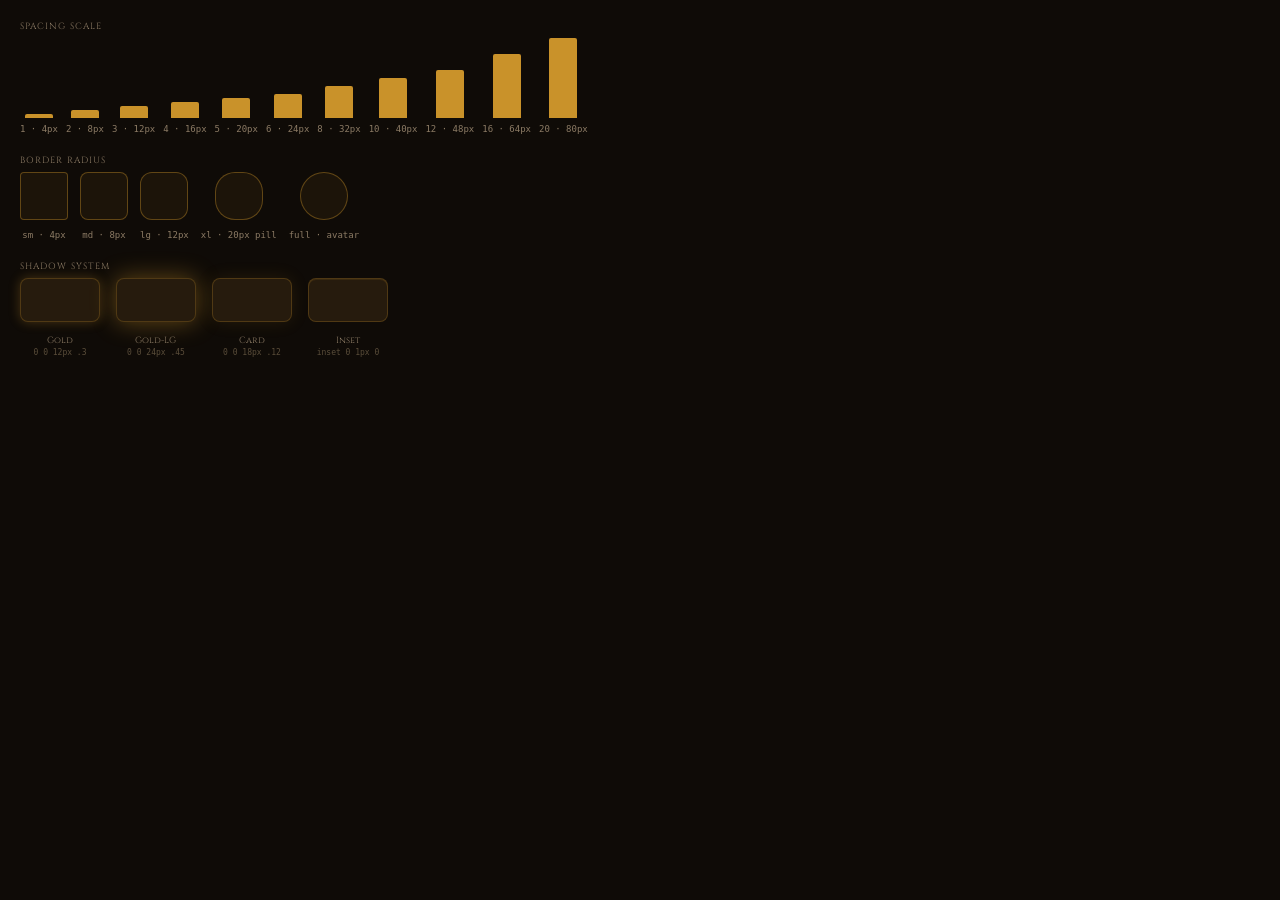
<file: preview/spacing-tokens.html>
<!DOCTYPE html><html lang="fr"><head><meta charset="UTF-8"/>
<link href="https://fonts.googleapis.com/css2?family=Cinzel:wght@400;600;700&family=Open+Sans:wght@400;600;700&display=swap" rel="stylesheet"/>
<style>
*{box-sizing:border-box;margin:0;padding:0}
body{background:#0f0b07;padding:20px;display:flex;flex-direction:column;gap:20px}
.section-label{font-family:'Cinzel',serif;font-size:9px;color:#8c7b65;letter-spacing:0.12em;text-transform:uppercase;margin-bottom:6px}
.row{display:flex;gap:8px;flex-wrap:wrap;align-items:flex-end}
.token{display:flex;flex-direction:column;align-items:center;gap:6px}
.bar{background:#c9922a;width:28px;border-radius:2px 2px 0 0;min-height:4px}
.val{font-size:9px;color:#8c7b65;font-family:monospace;white-space:nowrap}

.radius-row{display:flex;gap:12px;flex-wrap:wrap;align-items:center}
.rbox{width:48px;height:48px;background:#1c1409;border:1px solid rgba(201,146,42,0.4)}
.rlabel{font-size:9px;color:#8c7b65;font-family:monospace;text-align:center;margin-top:4px}

.shadow-row{display:flex;gap:16px;flex-wrap:wrap}
.sbox{width:80px;height:44px;background:#261b0d;border:1px solid rgba(201,146,42,0.25);border-radius:8px;display:flex;align-items:center;justify-content:center}
.slabel{font-size:9px;color:#8c7b65;font-family:'Cinzel',serif;margin-top:6px;text-align:center}
</style></head><body>

<div>
  <div class="section-label">Spacing Scale</div>
  <div class="row">
    <div class="token"><div class="bar" style="height:4px"></div><div class="val">1 · 4px</div></div>
    <div class="token"><div class="bar" style="height:8px"></div><div class="val">2 · 8px</div></div>
    <div class="token"><div class="bar" style="height:12px"></div><div class="val">3 · 12px</div></div>
    <div class="token"><div class="bar" style="height:16px"></div><div class="val">4 · 16px</div></div>
    <div class="token"><div class="bar" style="height:20px"></div><div class="val">5 · 20px</div></div>
    <div class="token"><div class="bar" style="height:24px"></div><div class="val">6 · 24px</div></div>
    <div class="token"><div class="bar" style="height:32px"></div><div class="val">8 · 32px</div></div>
    <div class="token"><div class="bar" style="height:40px"></div><div class="val">10 · 40px</div></div>
    <div class="token"><div class="bar" style="height:48px"></div><div class="val">12 · 48px</div></div>
    <div class="token"><div class="bar" style="height:64px"></div><div class="val">16 · 64px</div></div>
    <div class="token"><div class="bar" style="height:80px"></div><div class="val">20 · 80px</div></div>
  </div>
</div>

<div>
  <div class="section-label">Border Radius</div>
  <div class="radius-row">
    <div class="token"><div class="rbox" style="border-radius:4px"></div><div class="rlabel">sm · 4px</div></div>
    <div class="token"><div class="rbox" style="border-radius:8px"></div><div class="rlabel">md · 8px</div></div>
    <div class="token"><div class="rbox" style="border-radius:12px"></div><div class="rlabel">lg · 12px</div></div>
    <div class="token"><div class="rbox" style="border-radius:20px"></div><div class="rlabel">xl · 20px pill</div></div>
    <div class="token"><div class="rbox" style="border-radius:50%"></div><div class="rlabel">full · avatar</div></div>
  </div>
</div>

<div>
  <div class="section-label">Shadow System</div>
  <div class="shadow-row">
    <div class="token">
      <div class="sbox" style="box-shadow:0 0 12px rgba(201,146,42,0.3)"></div>
      <div class="slabel">Gold<br><span style="font-family:monospace;font-size:8px;color:#5a4d3a">0 0 12px .3</span></div>
    </div>
    <div class="token">
      <div class="sbox" style="box-shadow:0 0 24px rgba(201,146,42,0.45)"></div>
      <div class="slabel">Gold-LG<br><span style="font-family:monospace;font-size:8px;color:#5a4d3a">0 0 24px .45</span></div>
    </div>
    <div class="token">
      <div class="sbox" style="box-shadow:0 0 18px rgba(201,146,42,0.12)"></div>
      <div class="slabel">Card<br><span style="font-family:monospace;font-size:8px;color:#5a4d3a">0 0 18px .12</span></div>
    </div>
    <div class="token">
      <div class="sbox" style="box-shadow:inset 0 1px 0 rgba(201,146,42,0.12)"></div>
      <div class="slabel">Inset<br><span style="font-family:monospace;font-size:8px;color:#5a4d3a">inset 0 1px 0</span></div>
    </div>
  </div>
</div>

</body></html>
</file>
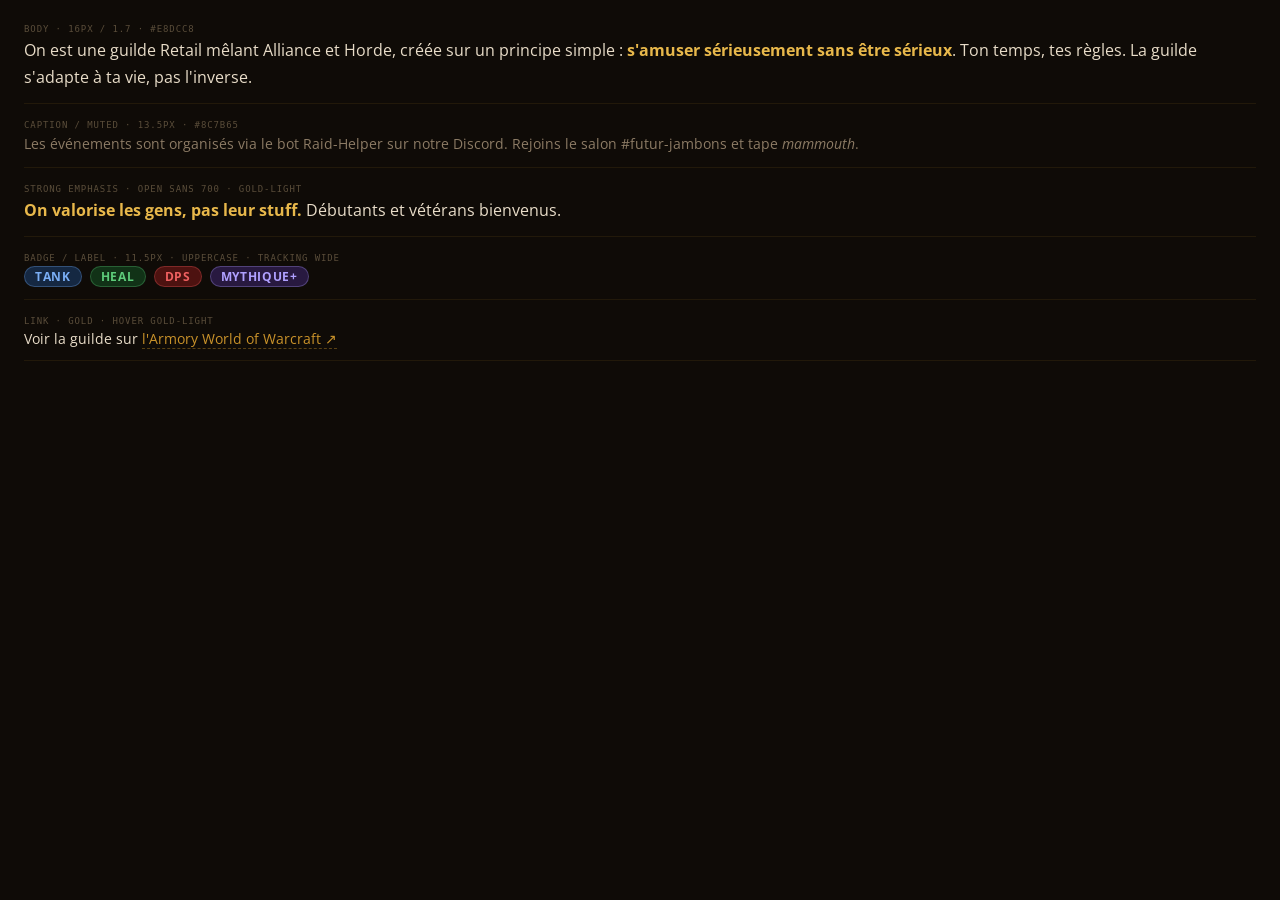
<file: preview/type-body.html>
<!DOCTYPE html><html lang="fr"><head><meta charset="UTF-8"/>
<link href="https://fonts.googleapis.com/css2?family=Cinzel:wght@400;700&family=Open+Sans:ital,wght@0,400;0,600;0,700;1,400&display=swap" rel="stylesheet"/>
<style>
*{box-sizing:border-box;margin:0;padding:0}
body{background:#0f0b07;font-family:'Open Sans',sans-serif;padding:24px;display:flex;flex-direction:column;gap:16px}
.row{display:flex;flex-direction:column;gap:3px;padding-bottom:12px;border-bottom:1px solid rgba(201,146,42,0.1)}
.label{font-size:9px;color:#5a4d3a;letter-spacing:0.1em;text-transform:uppercase;font-family:monospace}
</style></head><body>

<div class="row">
  <div class="label">body · 16px / 1.7 · #e8dcc8</div>
  <p style="font-size:1rem;color:#e8dcc8;line-height:1.7;font-family:'Open Sans',sans-serif">On est une guilde Retail mêlant Alliance et Horde, créée sur un principe simple : <strong style="color:#e8b84b">s'amuser sérieusement sans être sérieux</strong>. Ton temps, tes règles. La guilde s'adapte à ta vie, pas l'inverse.</p>
</div>

<div class="row">
  <div class="label">caption / muted · 13.5px · #8c7b65</div>
  <p style="font-size:0.85rem;color:#8c7b65;line-height:1.6;font-family:'Open Sans',sans-serif">Les événements sont organisés via le bot Raid-Helper sur notre Discord. Rejoins le salon #futur-jambons et tape <em>mammouth</em>.</p>
</div>

<div class="row">
  <div class="label">strong emphasis · Open Sans 700 · gold-light</div>
  <p style="font-size:1rem;color:#e8dcc8;line-height:1.7"><strong style="color:#e8b84b;font-weight:700">On valorise les gens, pas leur stuff.</strong> Débutants et vétérans bienvenus.</p>
</div>

<div class="row">
  <div class="label">badge / label · 11.5px · uppercase · tracking wide</div>
  <div style="display:flex;gap:8px;flex-wrap:wrap;align-items:center">
    <span style="font-size:0.72rem;font-weight:700;letter-spacing:0.06em;text-transform:uppercase;padding:2px 10px;border-radius:20px;background:rgba(26,61,107,0.6);color:#7aaef5;border:1px solid rgba(122,174,245,0.3)">Tank</span>
    <span style="font-size:0.72rem;font-weight:700;letter-spacing:0.06em;text-transform:uppercase;padding:2px 10px;border-radius:20px;background:rgba(20,90,40,0.5);color:#5dcc7a;border:1px solid rgba(93,204,122,0.3)">Heal</span>
    <span style="font-size:0.72rem;font-weight:700;letter-spacing:0.06em;text-transform:uppercase;padding:2px 10px;border-radius:20px;background:rgba(139,26,26,0.5);color:#f06060;border:1px solid rgba(240,96,96,0.3)">DPS</span>
    <span style="font-size:0.72rem;font-weight:700;letter-spacing:0.06em;text-transform:uppercase;padding:2px 10px;border-radius:20px;background:rgba(100,60,200,0.3);color:#b0a0ff;border:1px solid rgba(176,160,255,0.3)">Mythique+</span>
  </div>
</div>

<div class="row">
  <div class="label">link · gold · hover gold-light</div>
  <p style="font-size:0.9rem;color:#e8dcc8">Voir la guilde sur <a href="#" style="color:#c9922a;text-decoration:none;border-bottom:1px dashed rgba(201,146,42,0.4)">l'Armory World of Warcraft ↗</a></p>
</div>

</body></html>
</file>
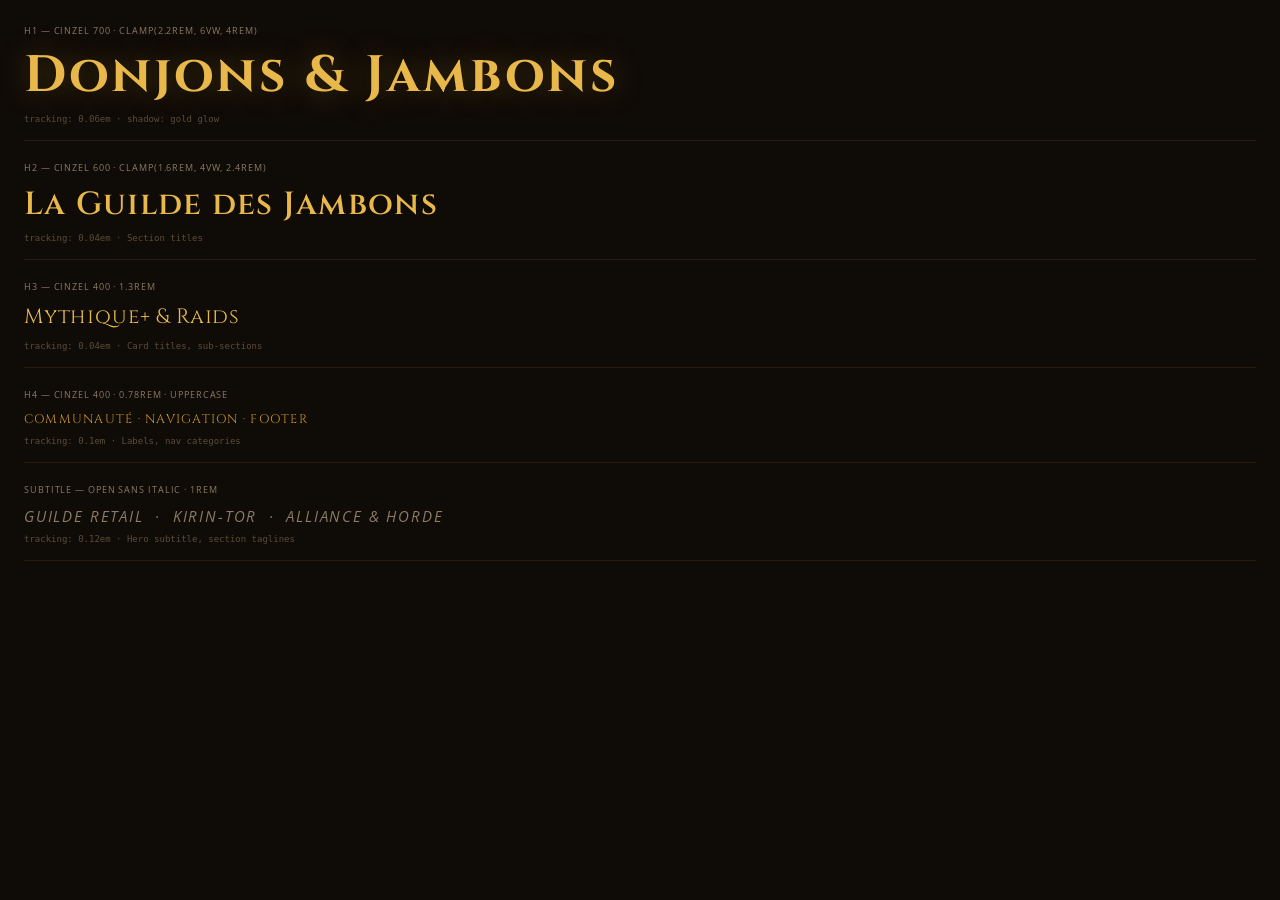
<file: preview/type-display.html>
<!DOCTYPE html><html lang="fr"><head><meta charset="UTF-8"/>
<link href="https://fonts.googleapis.com/css2?family=Cinzel:wght@400;600;700&family=Open+Sans:wght@400;600&display=swap" rel="stylesheet"/>
<style>
*{box-sizing:border-box;margin:0;padding:0}
body{background:#0f0b07;font-family:'Open Sans',sans-serif;padding:24px;display:flex;flex-direction:column;gap:20px}
.sample{border-bottom:1px solid rgba(201,146,42,0.12);padding-bottom:16px;display:flex;flex-direction:column;gap:4px}
.label{font-size:9px;color:#8c7b65;letter-spacing:0.1em;text-transform:uppercase;font-family:'Open Sans',sans-serif;margin-bottom:6px}
.meta{font-size:9px;color:#5a4d3a;font-family:monospace;margin-top:4px}
</style></head><body>

<div class="sample">
  <div class="label">H1 — Cinzel 700 · clamp(2.2rem, 6vw, 4rem)</div>
  <div style="font-family:'Cinzel',serif;font-size:clamp(2.2rem,6vw,3.2rem);font-weight:700;color:#e8b84b;letter-spacing:0.06em;line-height:1.15;text-shadow:0 0 30px rgba(201,146,42,0.35)">Donjons &amp; Jambons</div>
  <div class="meta">tracking: 0.06em · shadow: gold glow</div>
</div>

<div class="sample">
  <div class="label">H2 — Cinzel 600 · clamp(1.6rem, 4vw, 2.4rem)</div>
  <div style="font-family:'Cinzel',serif;font-size:clamp(1.6rem,4vw,2rem);font-weight:600;color:#e8b84b;letter-spacing:0.04em;line-height:1.3">La Guilde des Jambons</div>
  <div class="meta">tracking: 0.04em · Section titles</div>
</div>

<div class="sample">
  <div class="label">H3 — Cinzel 400 · 1.3rem</div>
  <div style="font-family:'Cinzel',serif;font-size:1.3rem;font-weight:400;color:#e8b84b;letter-spacing:0.04em;line-height:1.4">Mythique+ &amp; Raids</div>
  <div class="meta">tracking: 0.04em · Card titles, sub-sections</div>
</div>

<div class="sample">
  <div class="label">H4 — Cinzel 400 · 0.78rem · UPPERCASE</div>
  <div style="font-family:'Cinzel',serif;font-size:0.78rem;font-weight:400;color:#c9922a;letter-spacing:0.1em;text-transform:uppercase">Communauté · Navigation · Footer</div>
  <div class="meta">tracking: 0.1em · Labels, nav categories</div>
</div>

<div class="sample">
  <div class="label">Subtitle — Open Sans italic · 1rem</div>
  <div style="font-family:'Open Sans',sans-serif;font-size:0.95rem;color:#8c7b65;font-style:italic;letter-spacing:0.12em;text-transform:uppercase">Guilde Retail &nbsp;·&nbsp; Kirin-Tor &nbsp;·&nbsp; Alliance &amp; Horde</div>
  <div class="meta">tracking: 0.12em · Hero subtitle, section taglines</div>
</div>

</body></html>
</file>
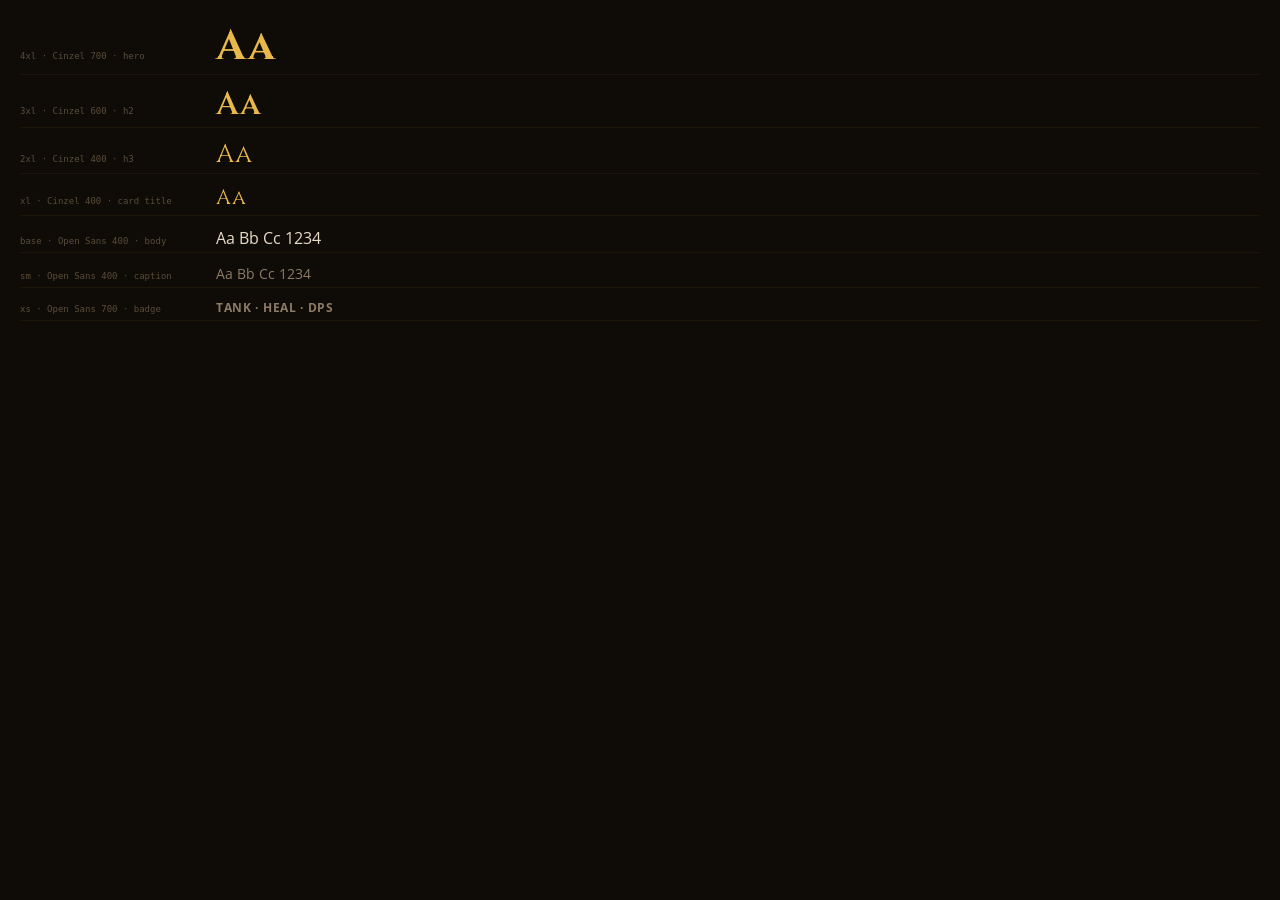
<file: preview/type-scale.html>
<!DOCTYPE html><html lang="fr"><head><meta charset="UTF-8"/>
<link href="https://fonts.googleapis.com/css2?family=Cinzel:wght@400;600;700&family=Open+Sans:wght@400;600;700&display=swap" rel="stylesheet"/>
<style>
*{box-sizing:border-box;margin:0;padding:0}
body{background:#0f0b07;padding:20px;display:flex;flex-direction:column;gap:8px}
.row{display:flex;align-items:baseline;gap:16px;padding:6px 0;border-bottom:1px solid rgba(201,146,42,0.08)}
.meta{font-family:monospace;font-size:9px;color:#5a4d3a;min-width:180px;flex-shrink:0}
</style></head><body>
<div class="row"><div class="meta">4xl · Cinzel 700 · hero</div><div style="font-family:'Cinzel',serif;font-weight:700;font-size:2.6rem;color:#e8b84b;letter-spacing:0.06em;line-height:1">Aa</div></div>
<div class="row"><div class="meta">3xl · Cinzel 600 · h2</div><div style="font-family:'Cinzel',serif;font-weight:600;font-size:2rem;color:#e8b84b;letter-spacing:0.04em;line-height:1">Aa</div></div>
<div class="row"><div class="meta">2xl · Cinzel 400 · h3</div><div style="font-family:'Cinzel',serif;font-weight:400;font-size:1.6rem;color:#e8b84b;letter-spacing:0.04em;line-height:1">Aa</div></div>
<div class="row"><div class="meta">xl · Cinzel 400 · card title</div><div style="font-family:'Cinzel',serif;font-weight:400;font-size:1.3rem;color:#e8b84b;letter-spacing:0.04em;line-height:1">Aa</div></div>
<div class="row"><div class="meta">base · Open Sans 400 · body</div><div style="font-family:'Open Sans',sans-serif;font-weight:400;font-size:1rem;color:#e8dcc8;line-height:1">Aa Bb Cc 1234</div></div>
<div class="row"><div class="meta">sm · Open Sans 400 · caption</div><div style="font-family:'Open Sans',sans-serif;font-weight:400;font-size:0.85rem;color:#8c7b65;line-height:1">Aa Bb Cc 1234</div></div>
<div class="row"><div class="meta">xs · Open Sans 700 · badge</div><div style="font-family:'Open Sans',sans-serif;font-weight:700;font-size:0.72rem;color:#8c7b65;letter-spacing:0.06em;text-transform:uppercase;line-height:1">TANK · HEAL · DPS</div></div>
</body></html>
</file>
